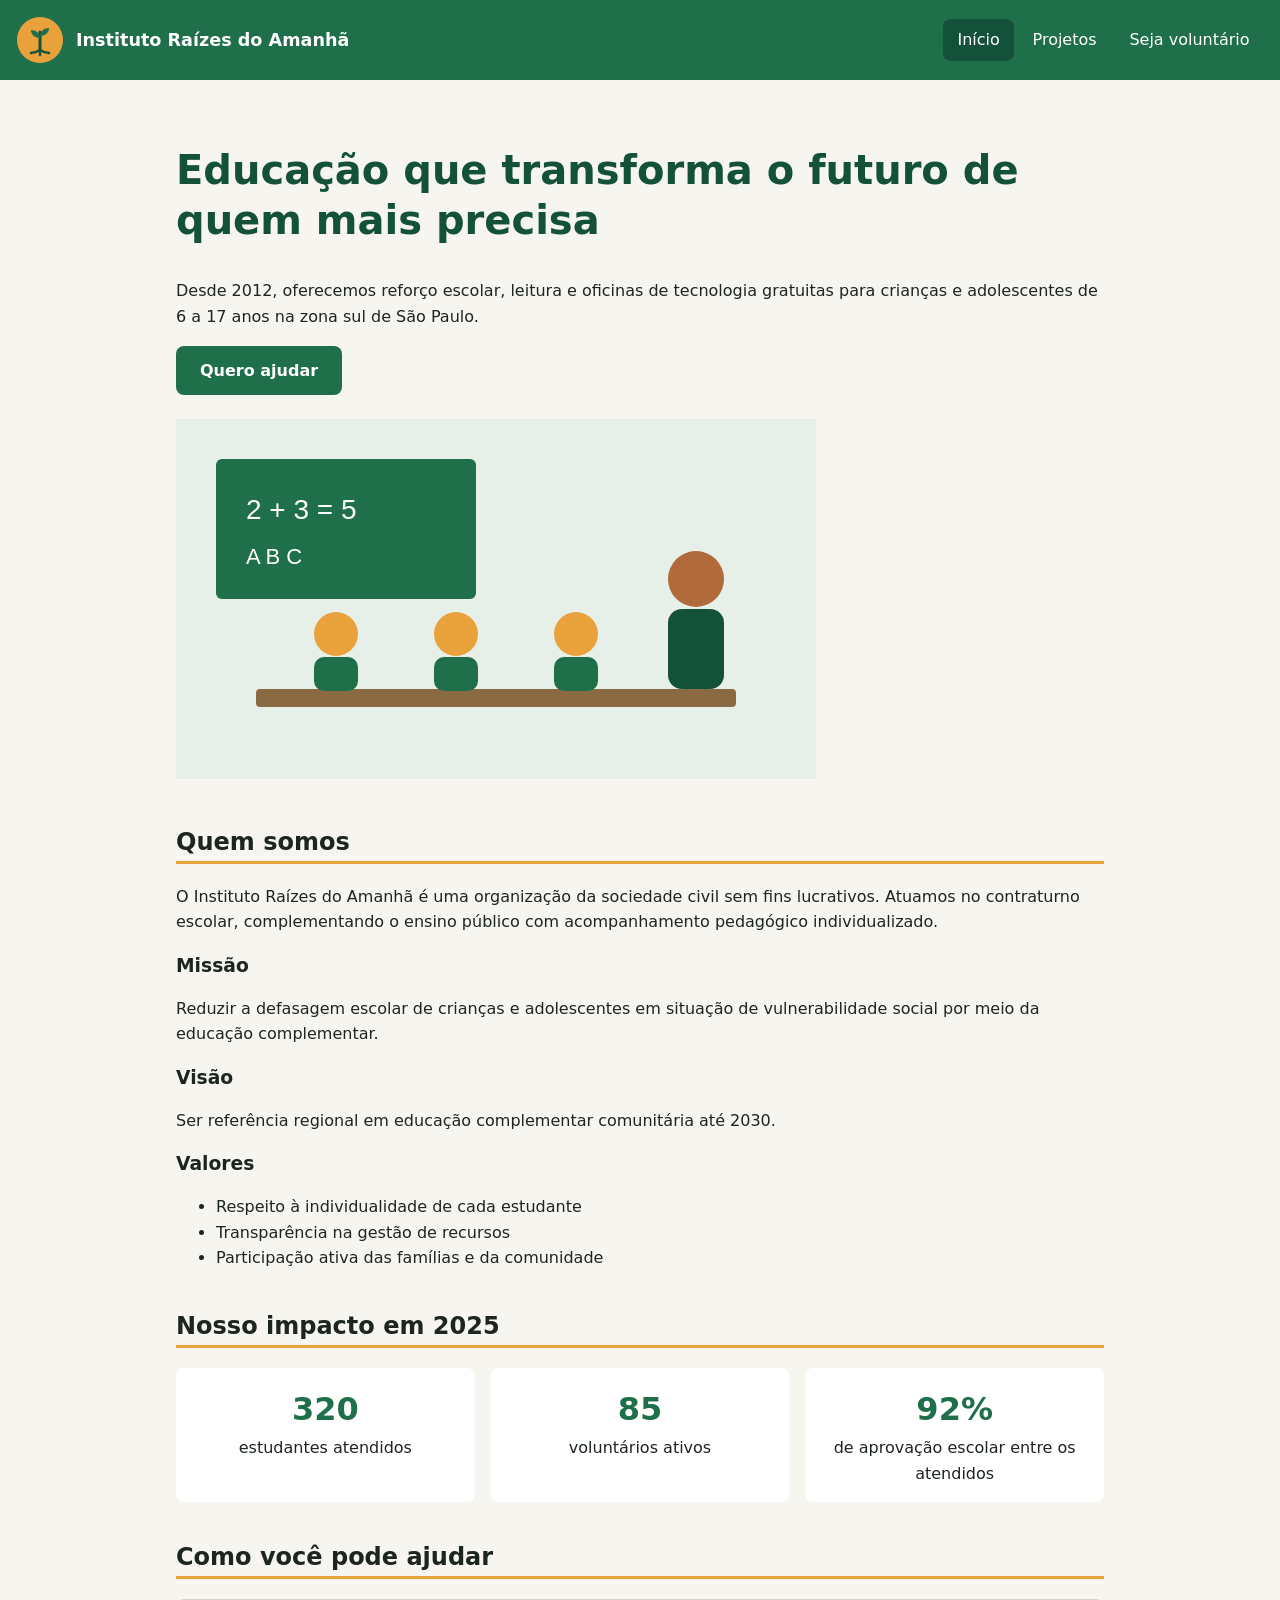
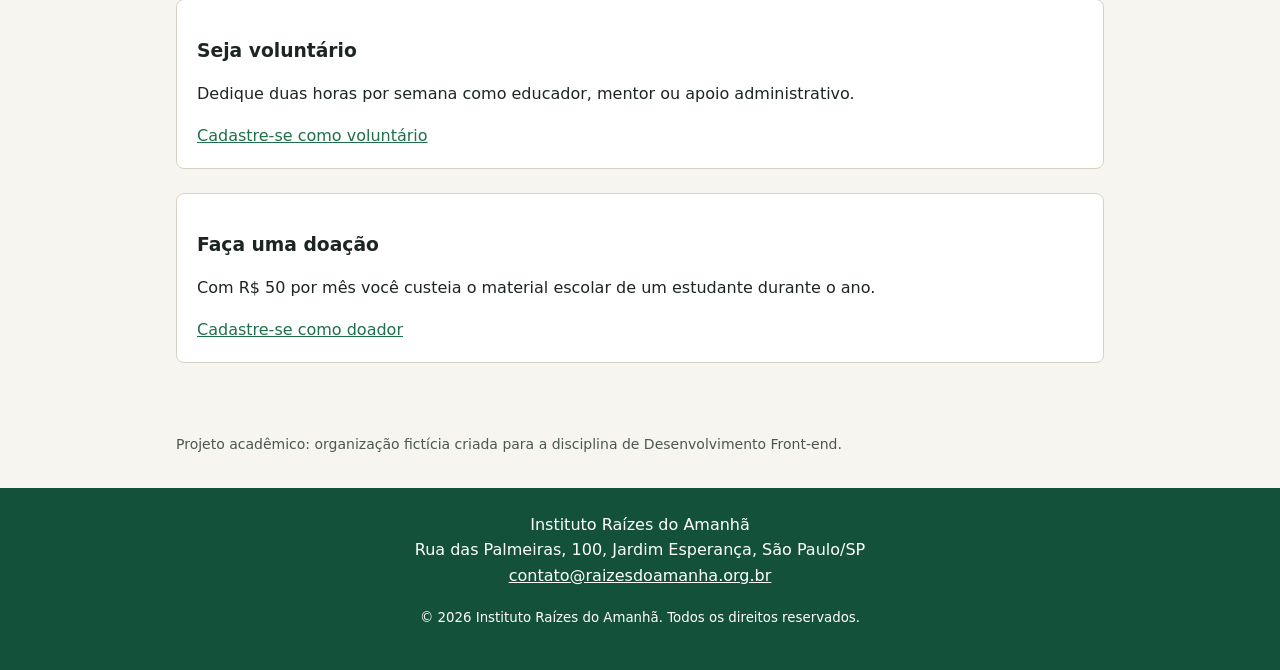
<file: index.html>
<!DOCTYPE html>
<html lang="pt-BR">
<head>
  <meta charset="UTF-8">
  <meta name="viewport" content="width=device-width, initial-scale=1.0">
  <meta name="description" content="Instituto Raízes do Amanhã: ONG de educação e reforço escolar para crianças e adolescentes da zona sul de São Paulo.">
  <title>Instituto Raízes do Amanhã | Início</title>
  <link rel="stylesheet" href="css/estilo.css">
  <link rel="icon" href="img/logo.svg" type="image/svg+xml">
</head>
<body>
  <a class="pular-conteudo" href="#conteudo">Pular para o conteúdo principal</a>

  <header class="cabecalho">
    <a class="marca" href="index.html">
      <img src="img/logo.svg" alt="" width="48" height="48">
      <span>Instituto Raízes do Amanhã</span>
    </a>
    <nav aria-label="Navegação principal">
      <ul class="menu">
        <li><a href="index.html" aria-current="page">Início</a></li>
        <li><a href="projetos.html">Projetos</a></li>
        <li><a href="cadastro.html">Seja voluntário</a></li>
      </ul>
    </nav>
  </header>

  <main id="conteudo">
    <section class="destaque" aria-labelledby="titulo-principal">
      <h1 id="titulo-principal">Educação que transforma o futuro de quem mais precisa</h1>
      <p>Desde 2012, oferecemos reforço escolar, leitura e oficinas de tecnologia gratuitas para crianças e adolescentes de 6 a 17 anos na zona sul de São Paulo.</p>
      <a class="botao" href="cadastro.html">Quero ajudar</a>
      <figure class="destaque-imagem">
        <img src="img/sala-de-aula.svg" alt="Ilustração de crianças estudando em mesas coletivas com uma educadora" width="640" height="360">
      </figure>
    </section>

    <section aria-labelledby="titulo-sobre">
      <h2 id="titulo-sobre">Quem somos</h2>
      <p>O Instituto Raízes do Amanhã é uma organização da sociedade civil sem fins lucrativos. Atuamos no contraturno escolar, complementando o ensino público com acompanhamento pedagógico individualizado.</p>

      <h3>Missão</h3>
      <p>Reduzir a defasagem escolar de crianças e adolescentes em situação de vulnerabilidade social por meio da educação complementar.</p>

      <h3>Visão</h3>
      <p>Ser referência regional em educação complementar comunitária até 2030.</p>

      <h3>Valores</h3>
      <ul>
        <li>Respeito à individualidade de cada estudante</li>
        <li>Transparência na gestão de recursos</li>
        <li>Participação ativa das famílias e da comunidade</li>
      </ul>
    </section>

    <section aria-labelledby="titulo-impacto">
      <h2 id="titulo-impacto">Nosso impacto em 2025</h2>
      <ul class="indicadores">
        <li><strong>320</strong> estudantes atendidos</li>
        <li><strong>85</strong> voluntários ativos</li>
        <li><strong>92%</strong> de aprovação escolar entre os atendidos</li>
      </ul>
    </section>

    <section aria-labelledby="titulo-como-ajudar">
      <h2 id="titulo-como-ajudar">Como você pode ajudar</h2>
      <article class="cartao">
        <h3>Seja voluntário</h3>
        <p>Dedique duas horas por semana como educador, mentor ou apoio administrativo.</p>
        <a href="cadastro.html">Cadastre-se como voluntário</a>
      </article>
      <article class="cartao">
        <h3>Faça uma doação</h3>
        <p>Com R$ 50 por mês você custeia o material escolar de um estudante durante o ano.</p>
        <a href="cadastro.html">Cadastre-se como doador</a>
      </article>
    </section>
  </main>

  <aside class="aviso" aria-label="Aviso sobre o projeto">
    <p>Projeto acadêmico: organização fictícia criada para a disciplina de Desenvolvimento Front-end.</p>
  </aside>

  <footer class="rodape">
    <address>
      Instituto Raízes do Amanhã<br>
      Rua das Palmeiras, 100, Jardim Esperança, São Paulo/SP<br>
      <a href="mailto:contato@raizesdoamanha.org.br">contato@raizesdoamanha.org.br</a>
    </address>
    <p><small>&copy; 2026 Instituto Raízes do Amanhã. Todos os direitos reservados.</small></p>
  </footer>
</body>
</html>
</file>
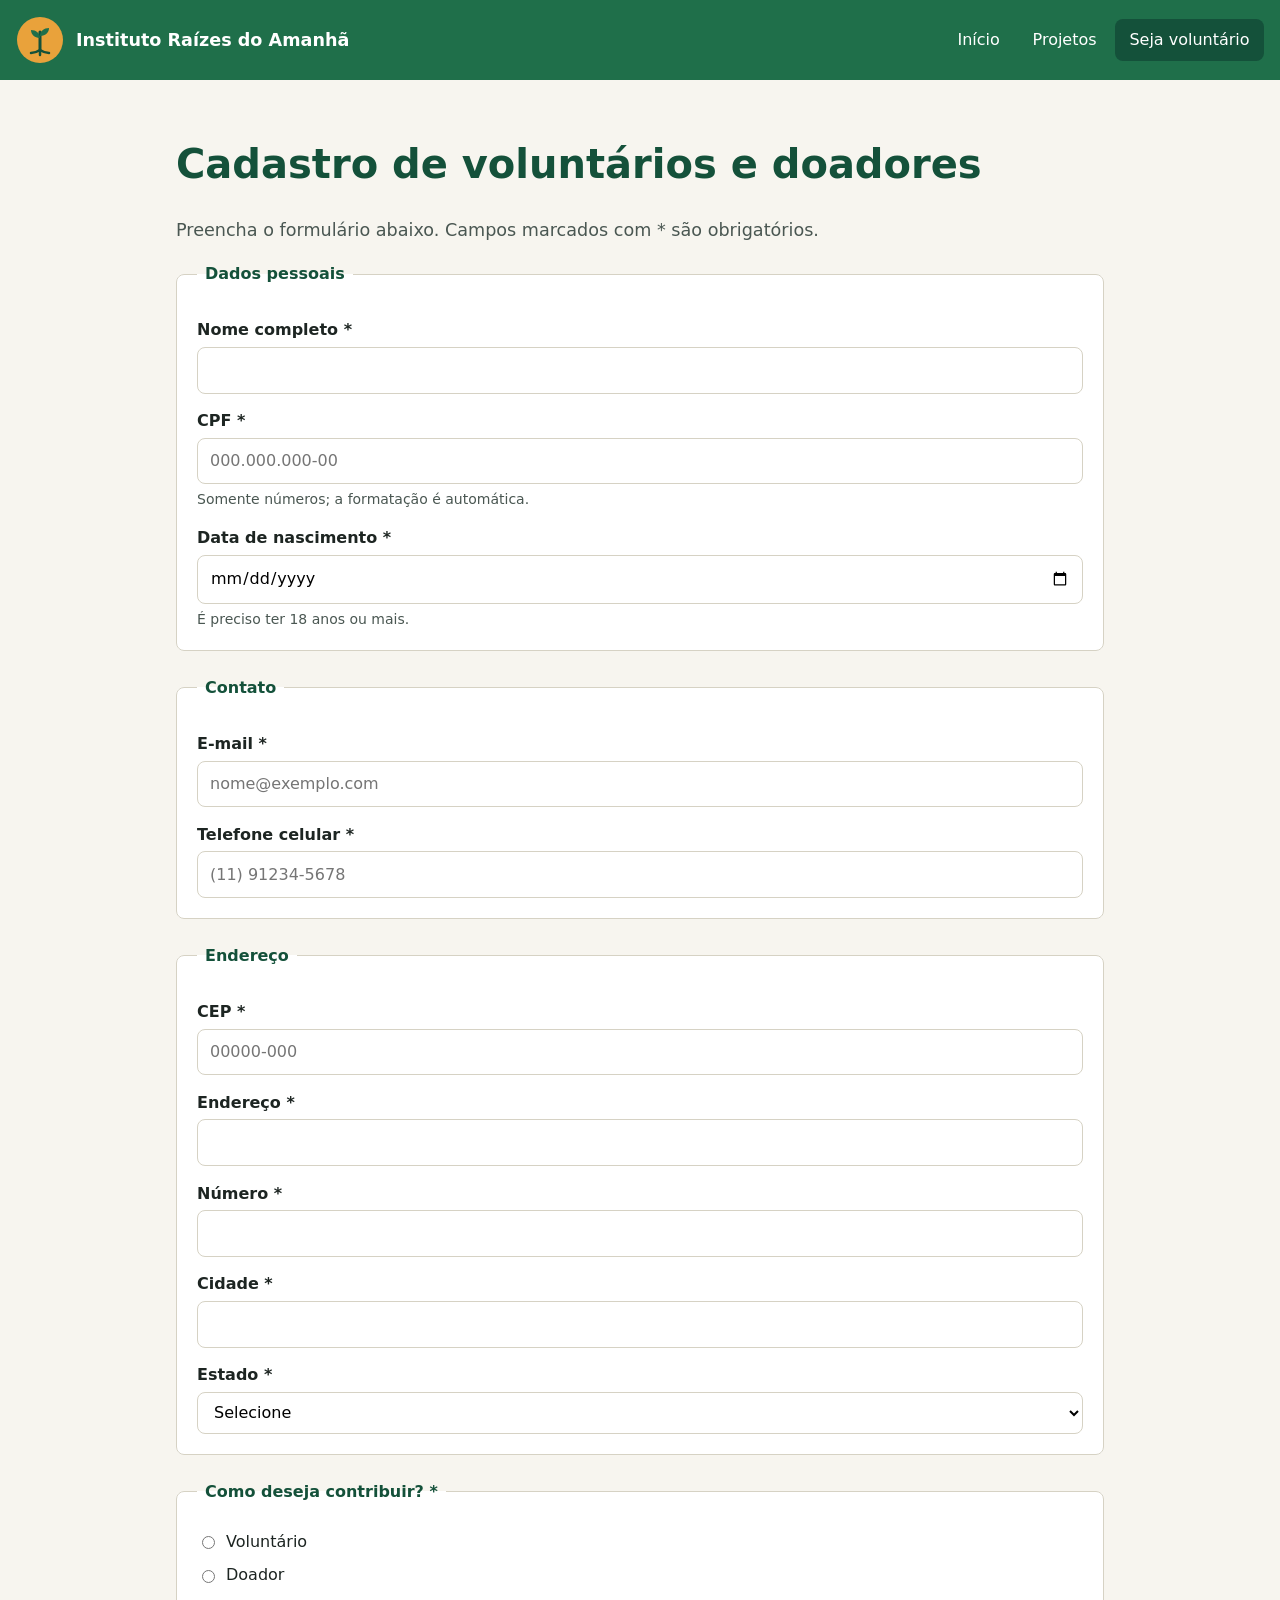
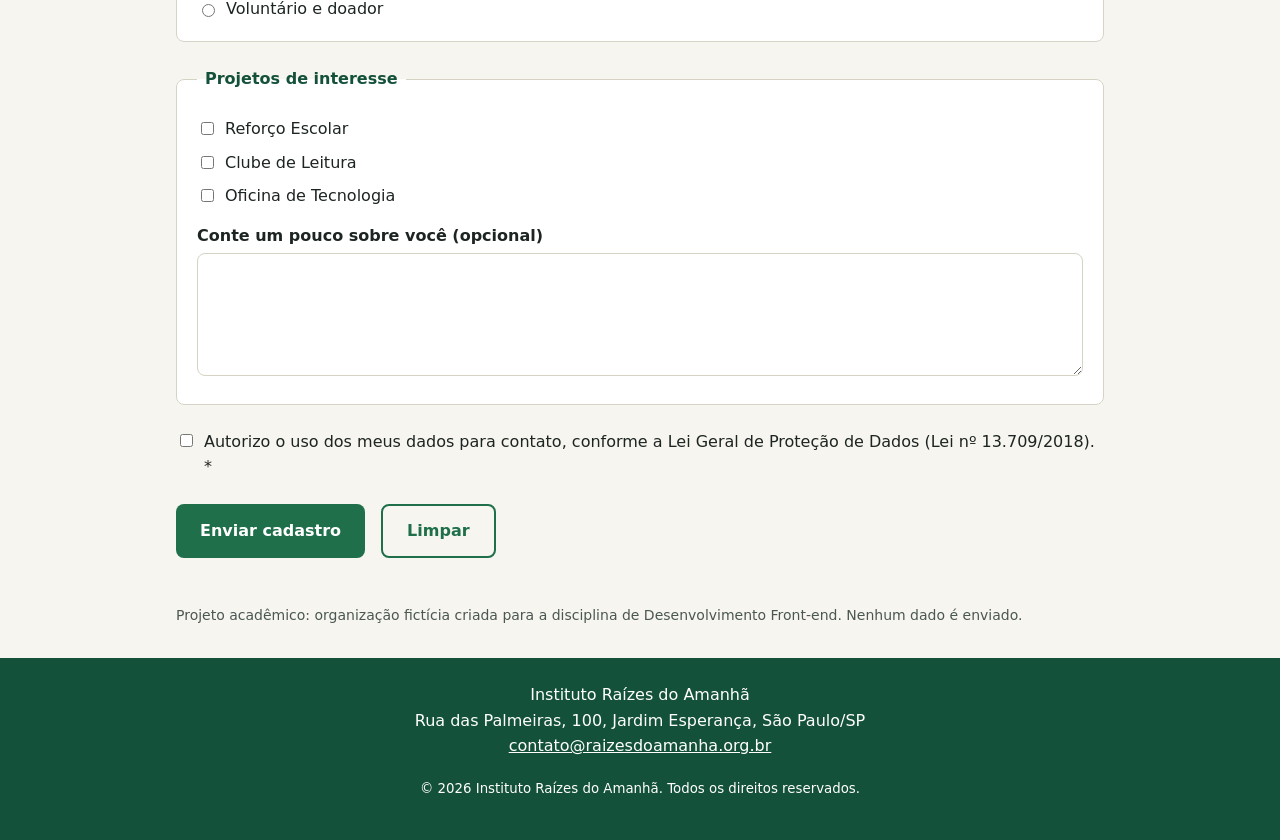
<file: cadastro.html>
<!DOCTYPE html>
<html lang="pt-BR">
<head>
  <meta charset="UTF-8">
  <meta name="viewport" content="width=device-width, initial-scale=1.0">
  <meta name="description" content="Cadastre-se como voluntário ou doador do Instituto Raízes do Amanhã.">
  <title>Cadastro | Instituto Raízes do Amanhã</title>
  <link rel="stylesheet" href="css/estilo.css">
  <link rel="icon" href="img/logo.svg" type="image/svg+xml">
  <script src="js/mascaras.js" defer></script>
</head>
<body>
  <a class="pular-conteudo" href="#conteudo">Pular para o conteúdo principal</a>

  <header class="cabecalho">
    <a class="marca" href="index.html">
      <img src="img/logo.svg" alt="" width="48" height="48">
      <span>Instituto Raízes do Amanhã</span>
    </a>
    <nav aria-label="Navegação principal">
      <ul class="menu">
        <li><a href="index.html">Início</a></li>
        <li><a href="projetos.html">Projetos</a></li>
        <li><a href="cadastro.html" aria-current="page">Seja voluntário</a></li>
      </ul>
    </nav>
  </header>

  <main id="conteudo">
    <h1>Cadastro de voluntários e doadores</h1>
    <p class="introducao">Preencha o formulário abaixo. Campos marcados com <span aria-hidden="true">*</span> são obrigatórios.</p>

    <form class="formulario" action="#" method="post">
      <fieldset>
        <legend>Dados pessoais</legend>

        <label for="nome">Nome completo <span aria-hidden="true">*</span></label>
        <input type="text" id="nome" name="nome" autocomplete="name"
               required minlength="5" maxlength="100"
               pattern="[A-Za-zÀ-ÿ]+( [A-Za-zÀ-ÿ]+)+"
               title="Informe nome e sobrenome, apenas letras.">

        <label for="cpf">CPF <span aria-hidden="true">*</span></label>
        <input type="text" id="cpf" name="cpf" inputmode="numeric"
               required maxlength="14" placeholder="000.000.000-00"
               pattern="\d{3}\.\d{3}\.\d{3}-\d{2}"
               title="Formato: 000.000.000-00" aria-describedby="ajuda-cpf">
        <p id="ajuda-cpf" class="ajuda">Somente números; a formatação é automática.</p>

        <label for="nascimento">Data de nascimento <span aria-hidden="true">*</span></label>
        <input type="date" id="nascimento" name="nascimento" autocomplete="bday"
               required min="1920-01-01" max="2008-12-31"
               aria-describedby="ajuda-nascimento">
        <p id="ajuda-nascimento" class="ajuda">É preciso ter 18 anos ou mais.</p>
      </fieldset>

      <fieldset>
        <legend>Contato</legend>

        <label for="email">E-mail <span aria-hidden="true">*</span></label>
        <input type="email" id="email" name="email" autocomplete="email"
               required maxlength="120" placeholder="nome@exemplo.com">

        <label for="telefone">Telefone celular <span aria-hidden="true">*</span></label>
        <input type="tel" id="telefone" name="telefone" autocomplete="tel"
               required maxlength="15" placeholder="(11) 91234-5678"
               pattern="\(\d{2}\) 9\d{4}-\d{4}"
               title="Formato: (11) 91234-5678">
      </fieldset>

      <fieldset>
        <legend>Endereço</legend>

        <label for="cep">CEP <span aria-hidden="true">*</span></label>
        <input type="text" id="cep" name="cep" inputmode="numeric" autocomplete="postal-code"
               required maxlength="9" placeholder="00000-000"
               pattern="\d{5}-\d{3}" title="Formato: 00000-000">

        <label for="logradouro">Endereço <span aria-hidden="true">*</span></label>
        <input type="text" id="logradouro" name="logradouro" autocomplete="address-line1"
               required maxlength="150">

        <label for="numero">Número <span aria-hidden="true">*</span></label>
        <input type="text" id="numero" name="numero"
               required maxlength="6" pattern="\d+|S/N" title="Apenas números ou S/N">

        <label for="cidade">Cidade <span aria-hidden="true">*</span></label>
        <input type="text" id="cidade" name="cidade" autocomplete="address-level2"
               required maxlength="80">

        <label for="uf">Estado <span aria-hidden="true">*</span></label>
        <select id="uf" name="uf" autocomplete="address-level1" required>
          <option value="">Selecione</option>
          <option value="AC">Acre</option>
          <option value="AL">Alagoas</option>
          <option value="AP">Amapá</option>
          <option value="AM">Amazonas</option>
          <option value="BA">Bahia</option>
          <option value="CE">Ceará</option>
          <option value="DF">Distrito Federal</option>
          <option value="ES">Espírito Santo</option>
          <option value="GO">Goiás</option>
          <option value="MA">Maranhão</option>
          <option value="MT">Mato Grosso</option>
          <option value="MS">Mato Grosso do Sul</option>
          <option value="MG">Minas Gerais</option>
          <option value="PA">Pará</option>
          <option value="PB">Paraíba</option>
          <option value="PR">Paraná</option>
          <option value="PE">Pernambuco</option>
          <option value="PI">Piauí</option>
          <option value="RJ">Rio de Janeiro</option>
          <option value="RN">Rio Grande do Norte</option>
          <option value="RS">Rio Grande do Sul</option>
          <option value="RO">Rondônia</option>
          <option value="RR">Roraima</option>
          <option value="SC">Santa Catarina</option>
          <option value="SP">São Paulo</option>
          <option value="SE">Sergipe</option>
          <option value="TO">Tocantins</option>
        </select>
      </fieldset>

      <fieldset>
        <legend>Como deseja contribuir? <span aria-hidden="true">*</span></legend>
        <div class="opcao">
          <input type="radio" id="tipo-voluntario" name="tipo" value="voluntario" required>
          <label for="tipo-voluntario">Voluntário</label>
        </div>
        <div class="opcao">
          <input type="radio" id="tipo-doador" name="tipo" value="doador">
          <label for="tipo-doador">Doador</label>
        </div>
        <div class="opcao">
          <input type="radio" id="tipo-ambos" name="tipo" value="ambos">
          <label for="tipo-ambos">Voluntário e doador</label>
        </div>
      </fieldset>

      <fieldset>
        <legend>Projetos de interesse</legend>
        <div class="opcao">
          <input type="checkbox" id="int-reforco" name="interesse" value="reforco">
          <label for="int-reforco">Reforço Escolar</label>
        </div>
        <div class="opcao">
          <input type="checkbox" id="int-leitura" name="interesse" value="leitura">
          <label for="int-leitura">Clube de Leitura</label>
        </div>
        <div class="opcao">
          <input type="checkbox" id="int-tecnologia" name="interesse" value="tecnologia">
          <label for="int-tecnologia">Oficina de Tecnologia</label>
        </div>

        <label for="mensagem">Conte um pouco sobre você (opcional)</label>
        <textarea id="mensagem" name="mensagem" rows="4" maxlength="500"></textarea>
      </fieldset>

      <div class="opcao consentimento">
        <input type="checkbox" id="lgpd" name="lgpd" required>
        <label for="lgpd">Autorizo o uso dos meus dados para contato, conforme a Lei Geral de Proteção de Dados (Lei nº 13.709/2018). <span aria-hidden="true">*</span></label>
      </div>

      <div class="acoes">
        <button type="submit" class="botao">Enviar cadastro</button>
        <button type="reset" class="botao botao-secundario">Limpar</button>
      </div>
    </form>
  </main>

  <aside class="aviso" aria-label="Aviso sobre o projeto">
    <p>Projeto acadêmico: organização fictícia criada para a disciplina de Desenvolvimento Front-end. Nenhum dado é enviado.</p>
  </aside>

  <footer class="rodape">
    <address>
      Instituto Raízes do Amanhã<br>
      Rua das Palmeiras, 100, Jardim Esperança, São Paulo/SP<br>
      <a href="mailto:contato@raizesdoamanha.org.br">contato@raizesdoamanha.org.br</a>
    </address>
    <p><small>&copy; 2026 Instituto Raízes do Amanhã. Todos os direitos reservados.</small></p>
  </footer>
</body>
</html>
</file>
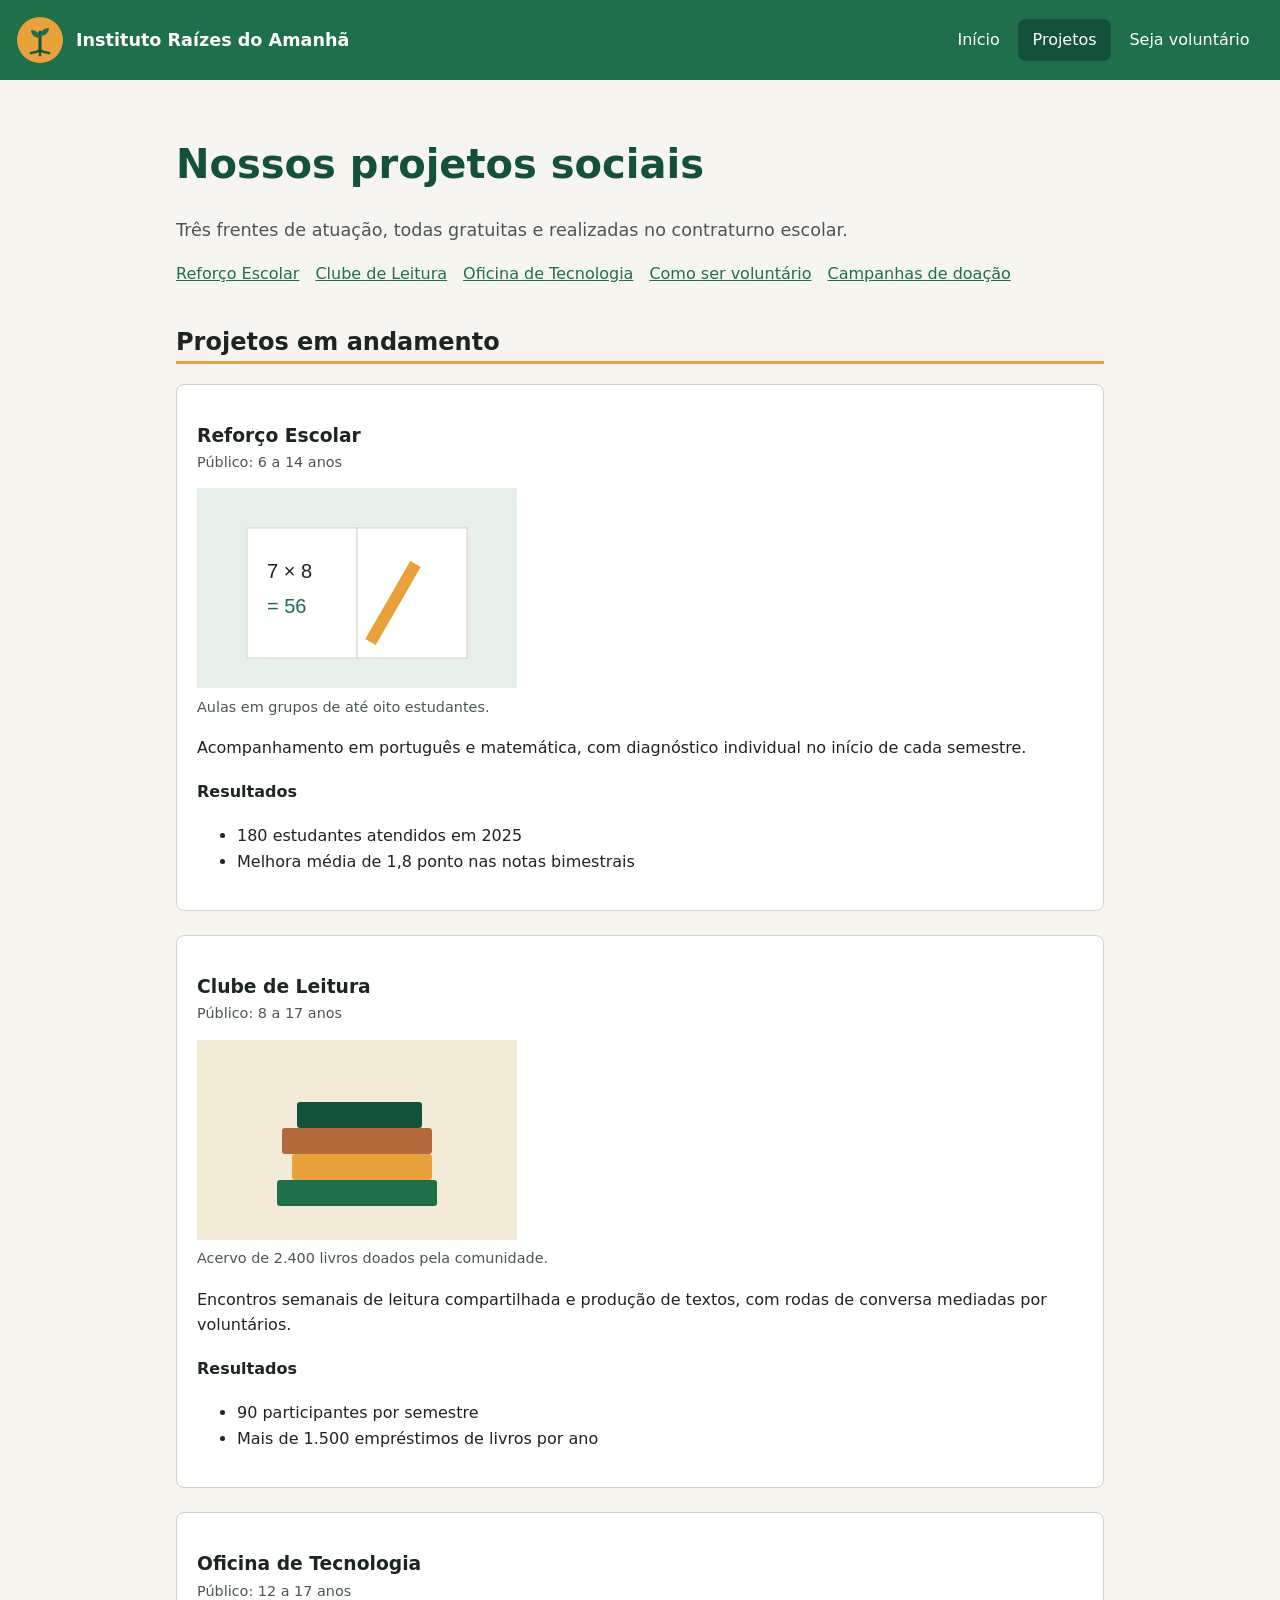
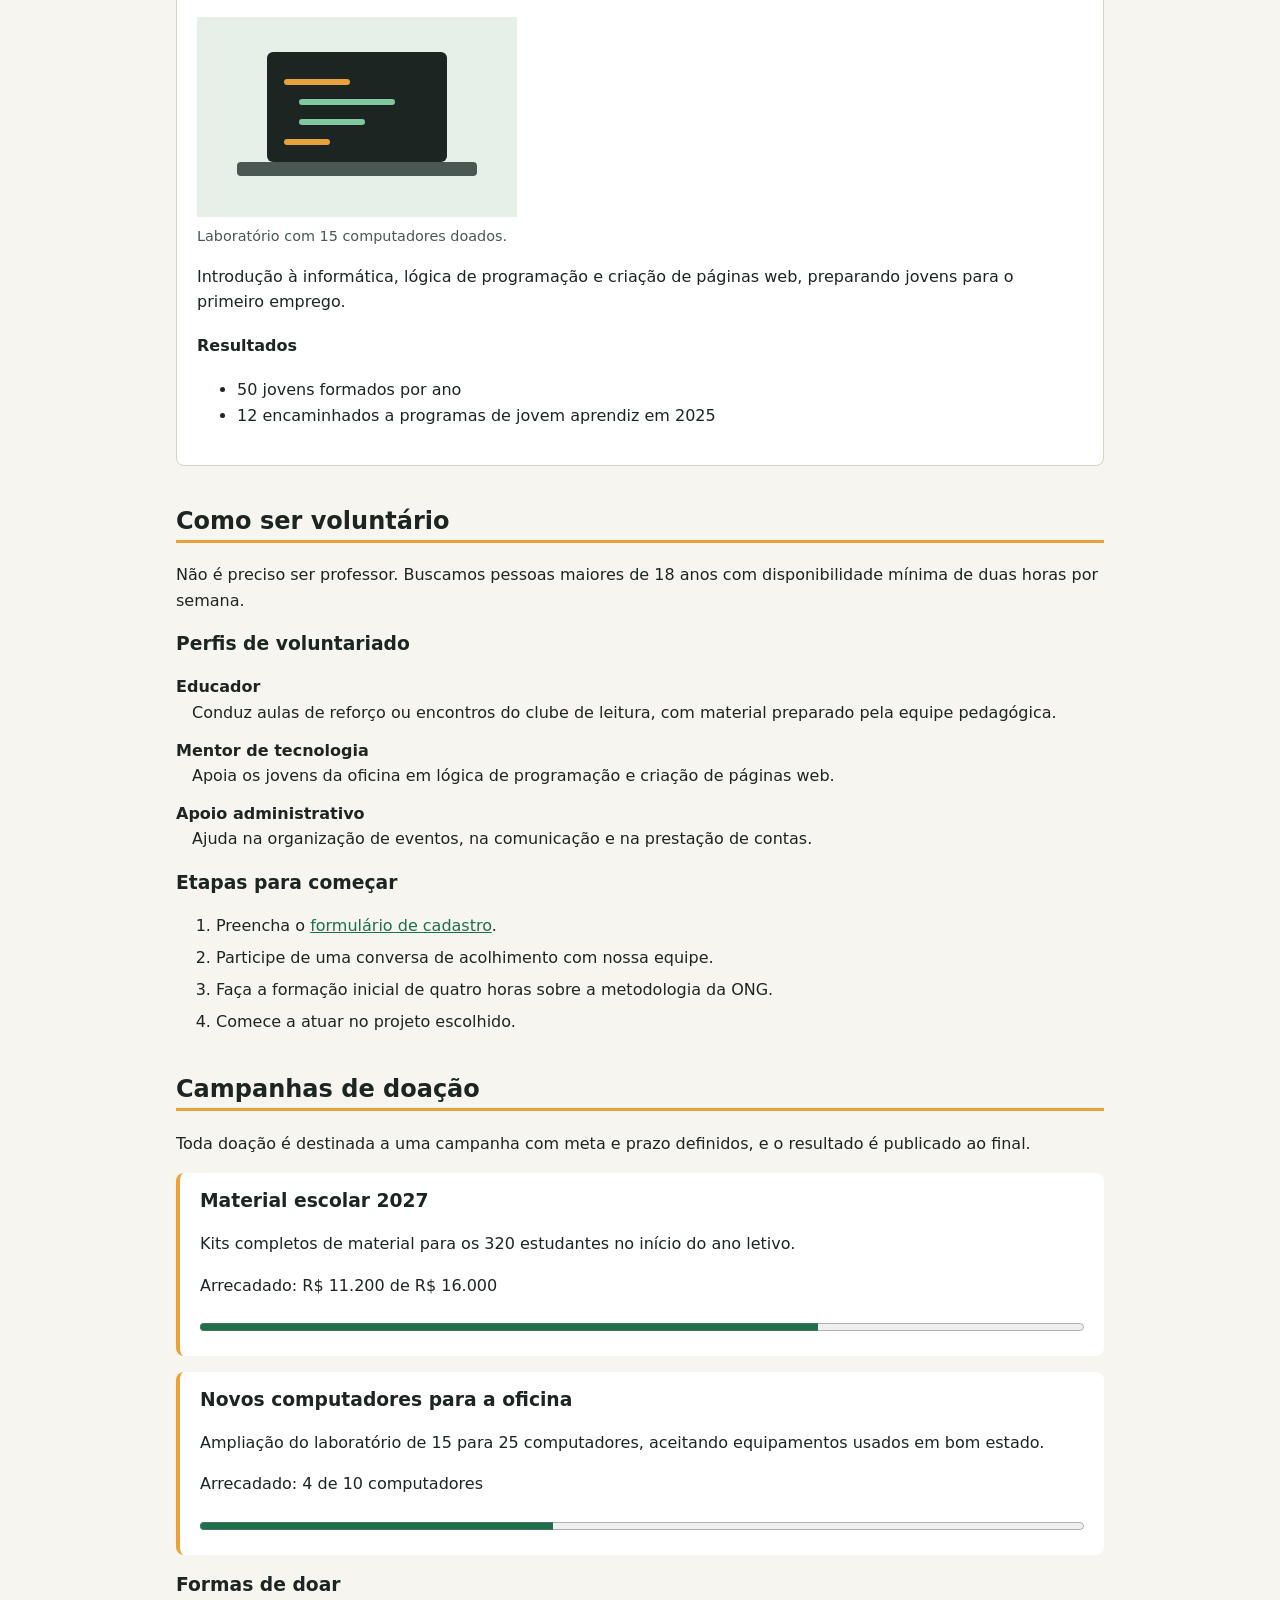
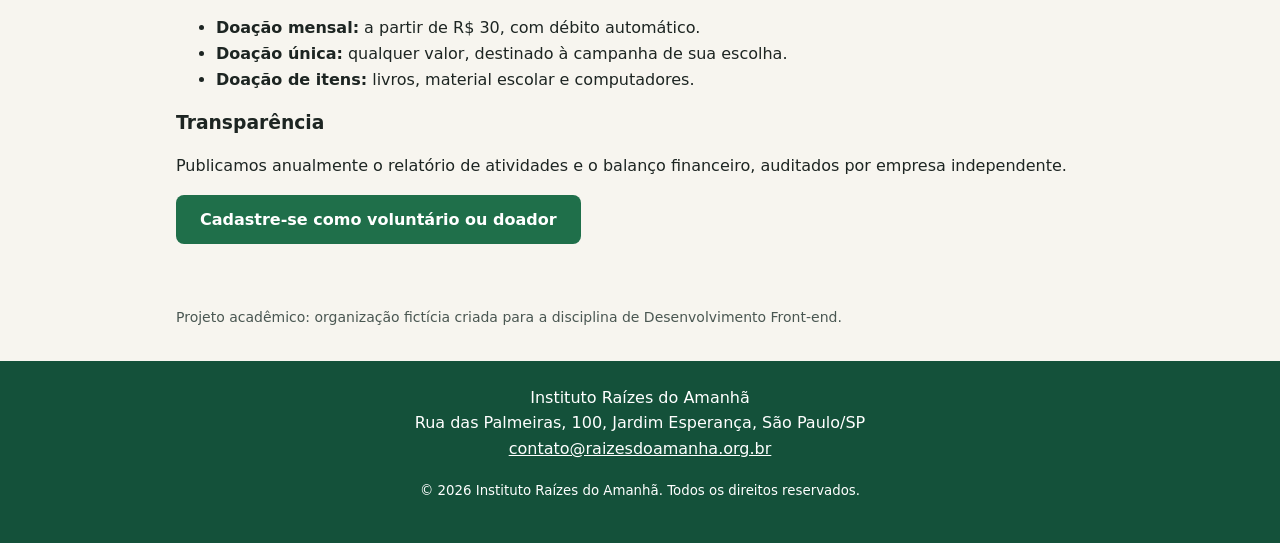
<file: projetos.html>
<!DOCTYPE html>
<html lang="pt-BR">
<head>
  <meta charset="UTF-8">
  <meta name="viewport" content="width=device-width, initial-scale=1.0">
  <meta name="description" content="Conheça os projetos sociais do Instituto Raízes do Amanhã: reforço escolar, clube de leitura e oficina de tecnologia.">
  <title>Projetos | Instituto Raízes do Amanhã</title>
  <link rel="stylesheet" href="css/estilo.css">
  <link rel="icon" href="img/logo.svg" type="image/svg+xml">
</head>
<body>
  <a class="pular-conteudo" href="#conteudo">Pular para o conteúdo principal</a>

  <header class="cabecalho">
    <a class="marca" href="index.html">
      <img src="img/logo.svg" alt="" width="48" height="48">
      <span>Instituto Raízes do Amanhã</span>
    </a>
    <nav aria-label="Navegação principal">
      <ul class="menu">
        <li><a href="index.html">Início</a></li>
        <li><a href="projetos.html" aria-current="page">Projetos</a></li>
        <li><a href="cadastro.html">Seja voluntário</a></li>
      </ul>
    </nav>
  </header>

  <main id="conteudo">
    <h1>Nossos projetos sociais</h1>
    <p class="introducao">Três frentes de atuação, todas gratuitas e realizadas no contraturno escolar.</p>

    <nav class="sumario" aria-label="Sumário dos projetos">
      <ul>
        <li><a href="#reforco">Reforço Escolar</a></li>
        <li><a href="#leitura">Clube de Leitura</a></li>
        <li><a href="#tecnologia">Oficina de Tecnologia</a></li>
        <li><a href="#voluntariado">Como ser voluntário</a></li>
        <li><a href="#doacoes">Campanhas de doação</a></li>
      </ul>
    </nav>

    <section aria-labelledby="titulo-em-andamento">
      <h2 id="titulo-em-andamento">Projetos em andamento</h2>

      <article id="reforco" class="projeto">
        <header>
          <h3>Reforço Escolar</h3>
          <p class="publico">Público: 6 a 14 anos</p>
        </header>
        <figure>
          <img src="img/reforco.svg" alt="Ilustração de um caderno aberto com contas de matemática e um lápis" width="320" height="200">
          <figcaption>Aulas em grupos de até oito estudantes.</figcaption>
        </figure>
        <p>Acompanhamento em português e matemática, com diagnóstico individual no início de cada semestre.</p>
        <h4>Resultados</h4>
        <ul>
          <li>180 estudantes atendidos em 2025</li>
          <li>Melhora média de 1,8 ponto nas notas bimestrais</li>
        </ul>
      </article>

      <article id="leitura" class="projeto">
        <header>
          <h3>Clube de Leitura</h3>
          <p class="publico">Público: 8 a 17 anos</p>
        </header>
        <figure>
          <img src="img/leitura.svg" alt="Ilustração de uma pilha de livros coloridos" width="320" height="200">
          <figcaption>Acervo de 2.400 livros doados pela comunidade.</figcaption>
        </figure>
        <p>Encontros semanais de leitura compartilhada e produção de textos, com rodas de conversa mediadas por voluntários.</p>
        <h4>Resultados</h4>
        <ul>
          <li>90 participantes por semestre</li>
          <li>Mais de 1.500 empréstimos de livros por ano</li>
        </ul>
      </article>

      <article id="tecnologia" class="projeto">
        <header>
          <h3>Oficina de Tecnologia</h3>
          <p class="publico">Público: 12 a 17 anos</p>
        </header>
        <figure>
          <img src="img/tecnologia.svg" alt="Ilustração de um notebook exibindo linhas de código" width="320" height="200">
          <figcaption>Laboratório com 15 computadores doados.</figcaption>
        </figure>
        <p>Introdução à informática, lógica de programação e criação de páginas web, preparando jovens para o primeiro emprego.</p>
        <h4>Resultados</h4>
        <ul>
          <li>50 jovens formados por ano</li>
          <li>12 encaminhados a programas de jovem aprendiz em 2025</li>
        </ul>
      </article>
    </section>

    <section id="voluntariado" aria-labelledby="titulo-voluntariado">
      <h2 id="titulo-voluntariado">Como ser voluntário</h2>
      <p>Não é preciso ser professor. Buscamos pessoas maiores de 18 anos com disponibilidade mínima de duas horas por semana.</p>

      <h3>Perfis de voluntariado</h3>
      <dl class="perfis">
        <dt>Educador</dt>
        <dd>Conduz aulas de reforço ou encontros do clube de leitura, com material preparado pela equipe pedagógica.</dd>
        <dt>Mentor de tecnologia</dt>
        <dd>Apoia os jovens da oficina em lógica de programação e criação de páginas web.</dd>
        <dt>Apoio administrativo</dt>
        <dd>Ajuda na organização de eventos, na comunicação e na prestação de contas.</dd>
      </dl>

      <h3>Etapas para começar</h3>
      <ol class="etapas">
        <li>Preencha o <a href="cadastro.html">formulário de cadastro</a>.</li>
        <li>Participe de uma conversa de acolhimento com nossa equipe.</li>
        <li>Faça a formação inicial de quatro horas sobre a metodologia da ONG.</li>
        <li>Comece a atuar no projeto escolhido.</li>
      </ol>
    </section>

    <section id="doacoes" aria-labelledby="titulo-doacoes">
      <h2 id="titulo-doacoes">Campanhas de doação</h2>
      <p>Toda doação é destinada a uma campanha com meta e prazo definidos, e o resultado é publicado ao final.</p>

      <article class="campanha">
        <h3>Material escolar 2027</h3>
        <p>Kits completos de material para os 320 estudantes no início do ano letivo.</p>
        <p><label for="meta-material">Arrecadado: R$ 11.200 de R$ 16.000</label></p>
        <progress id="meta-material" max="16000" value="11200">70%</progress>
      </article>

      <article class="campanha">
        <h3>Novos computadores para a oficina</h3>
        <p>Ampliação do laboratório de 15 para 25 computadores, aceitando equipamentos usados em bom estado.</p>
        <p><label for="meta-computadores">Arrecadado: 4 de 10 computadores</label></p>
        <progress id="meta-computadores" max="10" value="4">40%</progress>
      </article>

      <h3>Formas de doar</h3>
      <ul>
        <li><strong>Doação mensal:</strong> a partir de R$ 30, com débito automático.</li>
        <li><strong>Doação única:</strong> qualquer valor, destinado à campanha de sua escolha.</li>
        <li><strong>Doação de itens:</strong> livros, material escolar e computadores.</li>
      </ul>

      <h3>Transparência</h3>
      <p>Publicamos anualmente o relatório de atividades e o balanço financeiro, auditados por empresa independente.</p>

      <p><a class="botao" href="cadastro.html">Cadastre-se como voluntário ou doador</a></p>
    </section>
  </main>

  <aside class="aviso" aria-label="Aviso sobre o projeto">
    <p>Projeto acadêmico: organização fictícia criada para a disciplina de Desenvolvimento Front-end.</p>
  </aside>

  <footer class="rodape">
    <address>
      Instituto Raízes do Amanhã<br>
      Rua das Palmeiras, 100, Jardim Esperança, São Paulo/SP<br>
      <a href="mailto:contato@raizesdoamanha.org.br">contato@raizesdoamanha.org.br</a>
    </address>
    <p><small>&copy; 2026 Instituto Raízes do Amanhã. Todos os direitos reservados.</small></p>
  </footer>
</body>
</html>
</file>
<file: css/estilo.css>
/* Instituto Raízes do Amanhã: folha de estilo única */

:root {
  --cor-primaria: #1f6f4a;
  --cor-primaria-escura: #14513a;
  --cor-destaque: #e9a23b;
  --cor-texto: #1d2522;
  --cor-texto-suave: #4a5752;
  --cor-fundo: #f7f5ef;
  --cor-superficie: #ffffff;
  --cor-borda: #d6d2c4;
  --cor-erro: #b3261e;
  --raio: 8px;
  --largura-max: 960px;
}

*,
*::before,
*::after {
  box-sizing: border-box;
}

body {
  margin: 0;
  font-family: system-ui, -apple-system, "Segoe UI", Roboto, sans-serif;
  font-size: 1rem;
  line-height: 1.6;
  color: var(--cor-texto);
  background: var(--cor-fundo);
}

img {
  max-width: 100%;
  height: auto;
}

a {
  color: var(--cor-primaria);
}

a:focus-visible,
button:focus-visible,
input:focus-visible,
select:focus-visible,
textarea:focus-visible {
  outline: 3px solid var(--cor-destaque);
  outline-offset: 2px;
}

/* Link de acessibilidade: visível só ao receber foco pelo teclado */
.pular-conteudo {
  position: absolute;
  left: -999px;
  top: 0;
  padding: 0.5rem 1rem;
  background: var(--cor-primaria-escura);
  color: #fff;
  z-index: 10;
}

.pular-conteudo:focus {
  left: 1rem;
}

/* Cabeçalho e navegação */
.cabecalho {
  display: flex;
  flex-wrap: wrap;
  align-items: center;
  justify-content: space-between;
  gap: 1rem;
  padding: 1rem;
  background: var(--cor-primaria);
}

.marca {
  display: flex;
  align-items: center;
  gap: 0.75rem;
  color: #fff;
  font-weight: 700;
  font-size: 1.1rem;
  text-decoration: none;
}

.menu {
  display: flex;
  flex-wrap: wrap;
  gap: 0.25rem;
  margin: 0;
  padding: 0;
  list-style: none;
}

.menu a {
  display: block;
  padding: 0.5rem 0.9rem;
  border-radius: var(--raio);
  color: #fff;
  text-decoration: none;
}

.menu a:hover,
.menu a[aria-current="page"] {
  background: var(--cor-primaria-escura);
}

/* Conteúdo */
main {
  max-width: var(--largura-max);
  margin: 0 auto;
  padding: 2rem 1rem;
}

h1,
h2,
h3,
h4 {
  line-height: 1.25;
}

h1 {
  font-size: clamp(1.75rem, 4vw, 2.5rem);
  color: var(--cor-primaria-escura);
}

h2 {
  margin-top: 2.5rem;
  padding-bottom: 0.25rem;
  border-bottom: 3px solid var(--cor-destaque);
}

.introducao {
  font-size: 1.1rem;
  color: var(--cor-texto-suave);
}

.destaque-imagem {
  margin: 1.5rem 0 0;
}

.botao {
  display: inline-block;
  padding: 0.75rem 1.5rem;
  border: 0;
  border-radius: var(--raio);
  background: var(--cor-primaria);
  color: #fff;
  font: inherit;
  font-weight: 700;
  text-decoration: none;
  cursor: pointer;
}

.botao:hover {
  background: var(--cor-primaria-escura);
}

.botao-secundario {
  background: transparent;
  color: var(--cor-primaria);
  border: 2px solid var(--cor-primaria);
}

.botao-secundario:hover {
  background: var(--cor-borda);
}

.indicadores {
  display: grid;
  grid-template-columns: repeat(auto-fit, minmax(200px, 1fr));
  gap: 1rem;
  padding: 0;
  list-style: none;
}

.indicadores li {
  padding: 1rem;
  border-radius: var(--raio);
  background: var(--cor-superficie);
  text-align: center;
}

.indicadores strong {
  display: block;
  font-size: 2rem;
  color: var(--cor-primaria);
}

.cartao,
.projeto {
  margin-bottom: 1.5rem;
  padding: 1.25rem;
  border: 1px solid var(--cor-borda);
  border-radius: var(--raio);
  background: var(--cor-superficie);
}

.projeto figure {
  margin: 0 0 1rem;
}

.projeto figcaption,
.publico {
  font-size: 0.9rem;
  color: var(--cor-texto-suave);
}

.projeto header h3 {
  margin-bottom: 0;
}

.projeto header p {
  margin-top: 0.25rem;
}

.sumario ul {
  display: flex;
  flex-wrap: wrap;
  gap: 1rem;
  padding: 0;
  list-style: none;
}

.perfis dt {
  margin-top: 0.75rem;
  font-weight: 700;
}

.perfis dd {
  margin-left: 1rem;
}

.etapas li {
  margin-bottom: 0.4rem;
}

.campanha {
  margin-bottom: 1rem;
  padding: 1rem 1.25rem;
  border-left: 4px solid var(--cor-destaque);
  border-radius: var(--raio);
  background: var(--cor-superficie);
}

.campanha h3 {
  margin-top: 0;
}

.campanha progress {
  width: 100%;
  height: 1rem;
  accent-color: var(--cor-primaria);
}

/* Formulário */
.formulario fieldset {
  margin: 0 0 1.5rem;
  padding: 1rem 1.25rem 1.25rem;
  border: 1px solid var(--cor-borda);
  border-radius: var(--raio);
  background: var(--cor-superficie);
}

.formulario legend {
  padding: 0 0.5rem;
  font-weight: 700;
  color: var(--cor-primaria-escura);
}

.formulario label {
  display: block;
  margin-top: 0.9rem;
  font-weight: 600;
}

.formulario input[type="text"],
.formulario input[type="email"],
.formulario input[type="tel"],
.formulario input[type="date"],
.formulario select,
.formulario textarea {
  width: 100%;
  margin-top: 0.25rem;
  padding: 0.6rem 0.75rem;
  border: 1px solid var(--cor-borda);
  border-radius: var(--raio);
  font: inherit;
  background: #fff;
}

/* Erro só aparece depois que o usuário interage com o campo */
.formulario :user-invalid {
  border-color: var(--cor-erro);
  box-shadow: 0 0 0 1px var(--cor-erro);
}

.opcao {
  display: flex;
  align-items: center;
  gap: 0.5rem;
  margin-top: 0.5rem;
}

.opcao label {
  margin: 0;
  font-weight: 400;
}

.consentimento {
  align-items: flex-start;
  margin-bottom: 1.5rem;
}

.consentimento input {
  margin-top: 0.35rem;
}

.ajuda {
  margin: 0.25rem 0 0;
  font-size: 0.875rem;
  color: var(--cor-texto-suave);
}

.acoes {
  display: flex;
  flex-wrap: wrap;
  gap: 1rem;
}

/* Rodapé */
.aviso {
  max-width: var(--largura-max);
  margin: 0 auto;
  padding: 0 1rem;
  font-size: 0.875rem;
  color: var(--cor-texto-suave);
}

.rodape {
  margin-top: 2rem;
  padding: 1.5rem 1rem;
  background: var(--cor-primaria-escura);
  color: #fff;
  text-align: center;
}

.rodape address {
  font-style: normal;
}

.rodape a {
  color: #fff;
}
</file>
